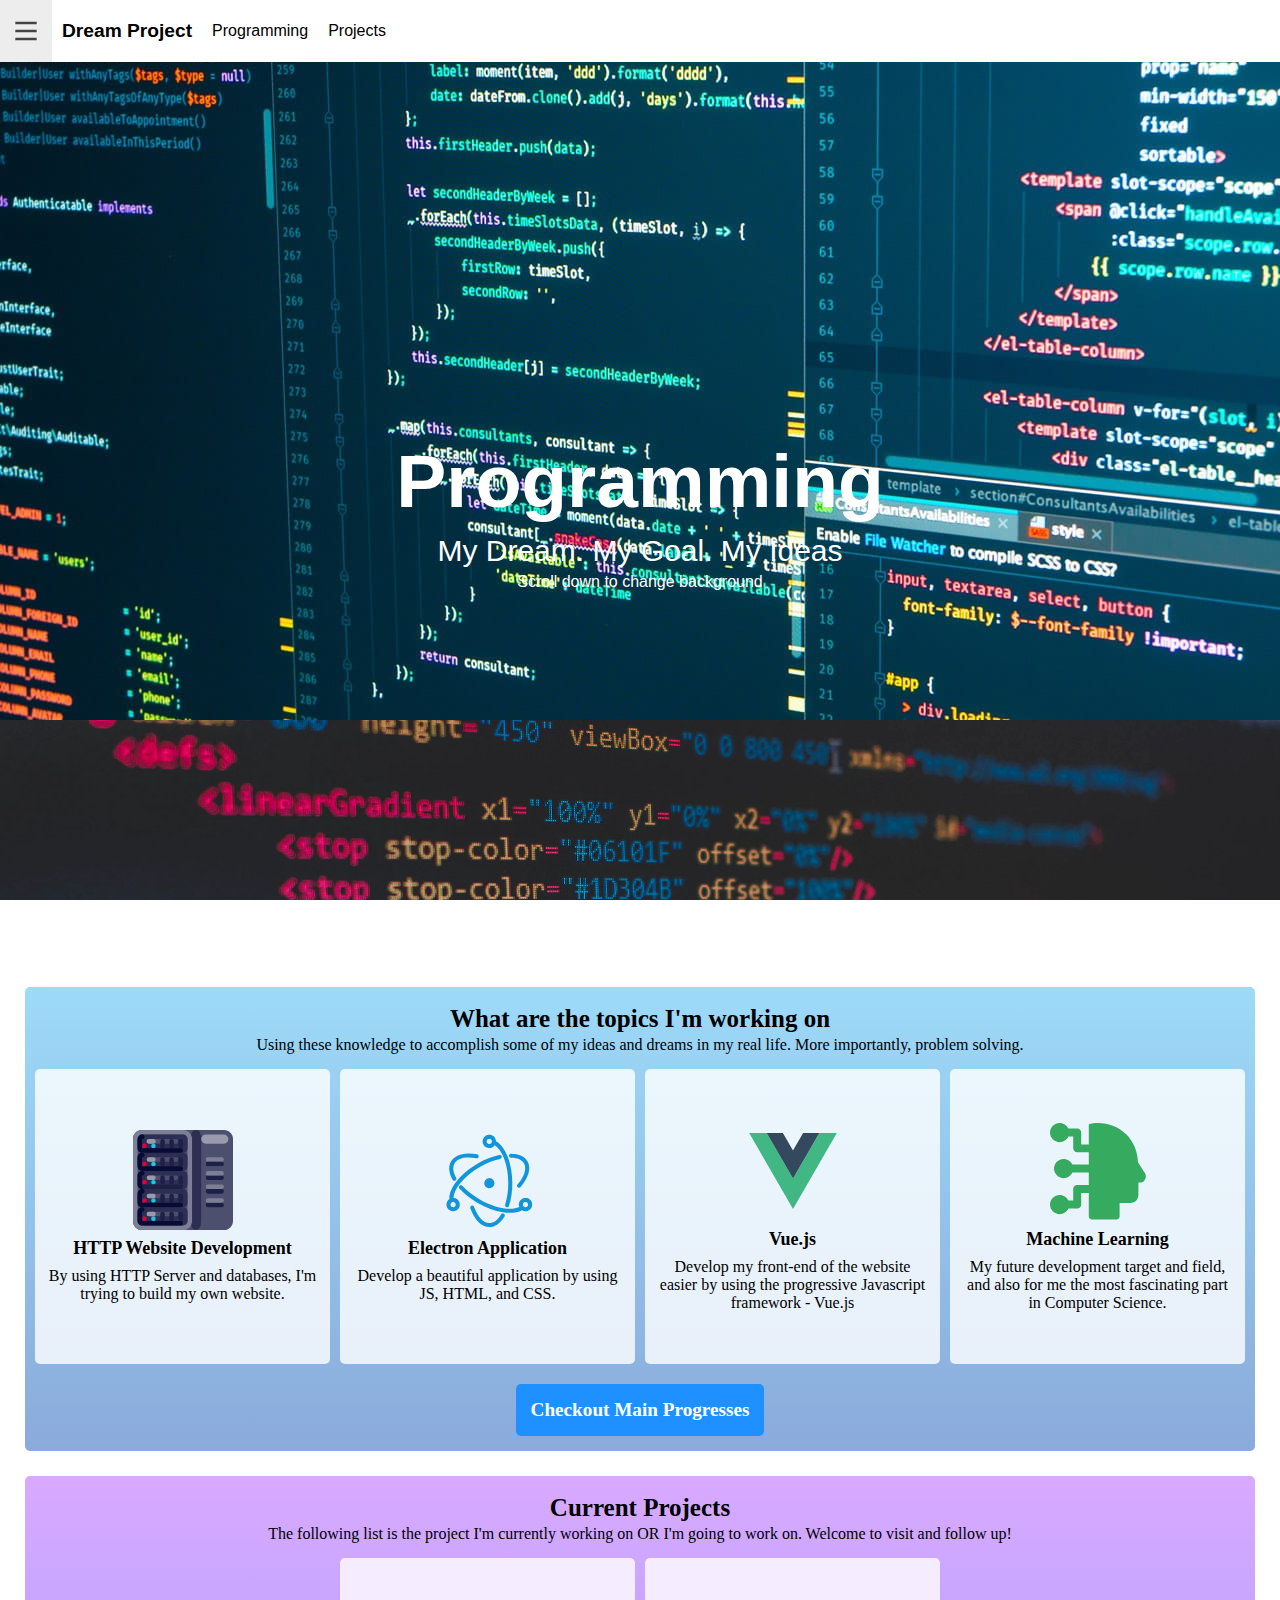
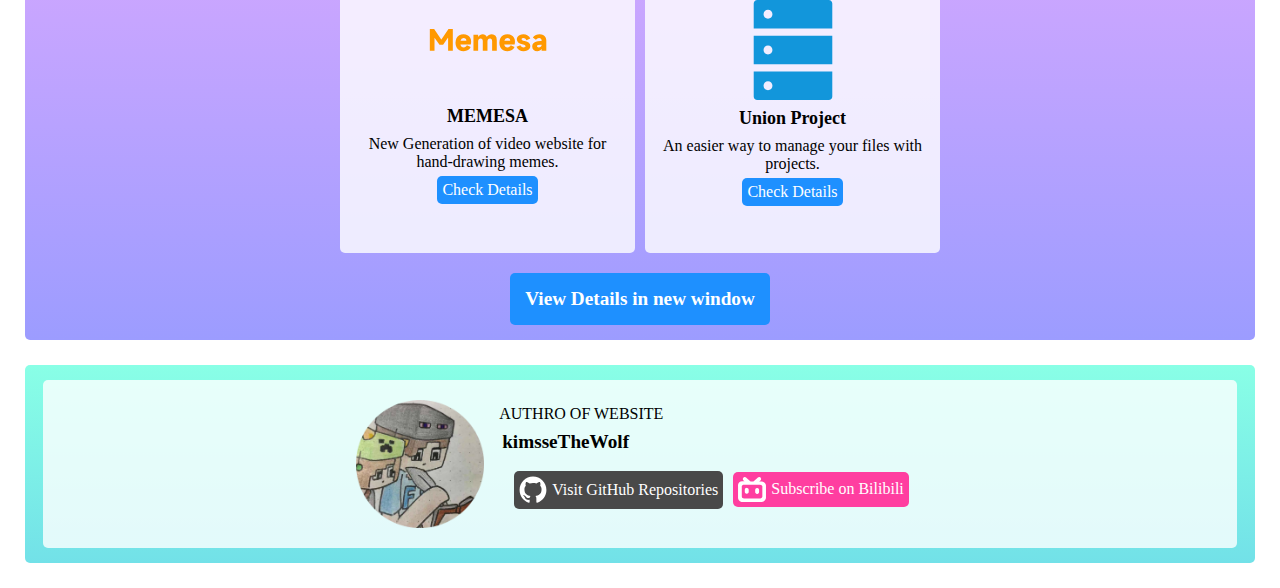
<file: index.html>
<!DOCTYPE html>
<html>

<head>
    <meta charset="utf-8">
    <meta name="viewport" content="width=device-width">
    <title>Dream Project</title>
    <link href="style.css" rel="stylesheet" type="text/css" />
</head>

<body>
    <div class="navigate-bar" id="navigate-bar">
        <div class="element" onclick="triggerBigMenu()">
            <img src="src/img/list.svg" height="32">
        </div>
        <div class="element" onclick="location.href='index.html'">
            <div class="title">
                Dream Project
            </div>
        </div>
        <div class="element" onclick="location.href='programming.html'">
            Programming
        </div>
        <div class="element" onclick="location.href='projects.html'">
            Projects
        </div>
    </div>
    <div class="full-menu-overlay" id="full-menu-overlay">
        <div class="button-item" id="menu-overlay-item" onclick="location.href='index.html'">
            Dream Project Home page
        </div>
        <div class="button-item" id="menu-overlay-item" onclick="location.href='programming.html'">
            Programming improvements and topics
        </div>
        <div class="button-item" id="menu-overlay-item" onclick="location.href='projects.html'">
            Coding Projects
        </div>
        <div class="button-item" id="menu-overlay-item" onclick="triggerBigMenu()">
            Close
        </div>
    </div>
    <div class="sub-scroll-box">
        <div class="img-overlay">
            <img src="./src/img/jsbg.jpg" width="100%">
            <img src="./src/img/htmlbg.webp" width="100%">
            <img src="./src/img/pybg.jpg" width="100%">
            <img src="./src/img/gobg.webp" width="100%">
        </div>
        <div class="content-overlay">
            <div class="title">Programming</div>
            <div class="content">My Dream. My Goal. My Ideas</div>
            <div>Scroll down to change background</div>
        </div>
    </div>
    <div class="highlight-static-block" id="programming-languages">
        <div class="title">What are the topics I'm working on</div>
        Using these knowledge to accomplish some of my ideas and dreams in my real life. More importantly, problem solving.
        <div class="row-display">
            <div class="static-item-box">
                <img src="./src/img/server.svg" width="100">
                <div class="title">
                    HTTP Website Development
                </div>
                <div class="content">
                    By using HTTP Server and databases, I'm trying to build my own website.
                </div>
            </div>
            <div class="static-item-box">
                <img src="./src/img/electron.svg" width="100">
                <div class="title">
                    Electron Application
                </div>
                <div class="content">
                    Develop a beautiful application by using JS, HTML, and CSS.
                </div>
            </div>
            <div class="static-item-box">
                <img src="./src/img/Vue.svg" width="100">
                <div class="title">
                    Vue.js
                </div>
                <div class="content">
                    Develop my front-end of the website easier by using the progressive Javascript framework - Vue.js
                </div>
            </div>
            <div class="static-item-box">
                <img src="./src/img/ml.svg" width="100">
                <div class="title">
                    Machine Learning
                </div>
                <div class="content">
                    My future development target and field, and also for me the most fascinating part in Computer Science.
                </div>
            </div>
        </div>
        <div class="main-button" onclick="location.href = './programming.html'">
            Checkout Main Progresses
        </div>
    </div>
    <div class="highlight-static-block" id="projects">
        <div class="title">Current Projects</div>
        The following list is the project I'm currently working on OR I'm going to work on. Welcome to visit and follow up!
        <div class="row-display">
            <div class="static-item-box">
                <img src="./src/img/memesa-logo.svg" width="120" style="margin-bottom: 40px; margin-top: 20px">
                <div class="title">
                    MEMESA
                </div>
                <div class="content">
                    New Generation of video website for hand-drawing memes.
                </div>
                <div class="thin-button">
                    Check Details
                </div>
            </div>
            <div class="static-item-box">
                <img src="./src/img/unproject-logo.svg" width="100">
                <div class="title">
                    Union Project
                </div>
                <div class="content">
                    An easier way to manage your files with projects.
                </div>
                <div class="thin-button">
                    Check Details
                </div>
            </div>
        </div>
        <div class="main-button" onclick="location.href='./programming.html'">
            View Details in new window
        </div>
    </div>
    <div class="highlight-static-block" id="subscribe">
        <div class="static-item-flex-box">
            <div class="row-display">
                <img src="src/img/avatar-circle.png" width="128" style="margin-right: 15px">
                <div class="column-display">
                    <div>AUTHRO OF WEBSITE</div>
                    <div class="title">kimsseTheWolf</div>
                    <div class="row-display">
                        <div class="thin-button" id="githubBtn" onclick="location.href='https://github.com/kimsseTheWolf'">
                            <img src="./src/img/github.svg" width="28" style="margin-right: 5px">
                            Visit GitHub Repositories
                        </div>
                        <div class="thin-button" id="bilibiliBtn" onclick="location.href='https://space.bilibili.com/397311019'">
                            <img src="./src/img/bilibili.svg" width="28" style="margin-right: 5px">
                            Subscribe on Bilibili
                        </div>
                    </div>
                </div>
            </div>
        </div>
    </div>
    <!--  Invisible Section Content  -->

    <script src="script.js"></script>
    <script src="https://replit.com/public/js/replit-badge-v2.js" theme="dark" position="bottom-right"></script>
    <script>
        // Style Initialization
        applyBlueGradientColor('programming-languages')
        applyGradientColor('projects', '#D9A9FF', '#9C9CFF')
        applyGradientColor('subscribe', '#89FFE6', '#72E1E8')

        applyThinButtonColor('githubBtn', '#494949', '#424242')
        applyThinButtonColor('bilibiliBtn', '#FF3EA0', '#af2b70')

        initializeBigMenu()
    </script>
</body>

</html>
</file>
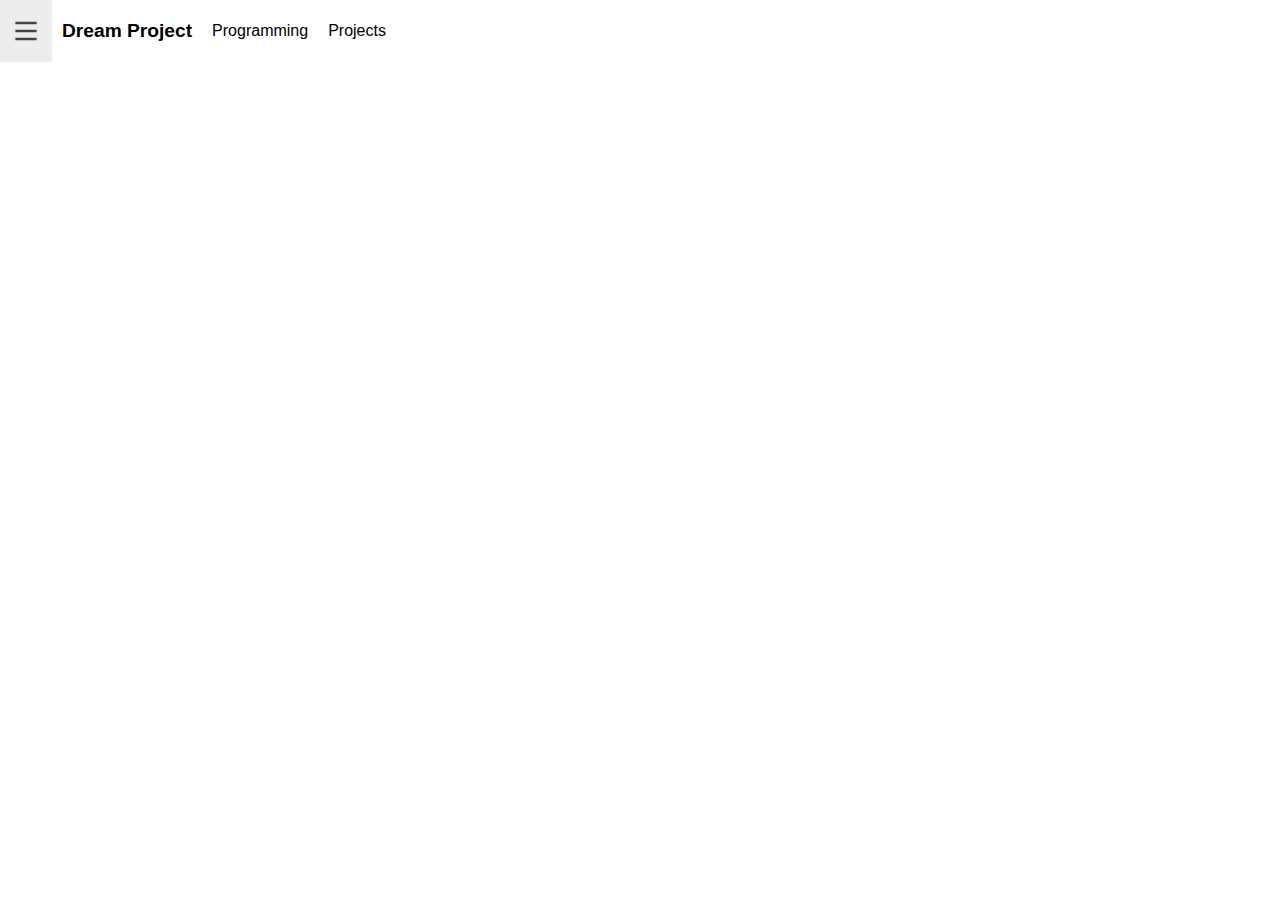
<file: future.html>
<!DOCTYPE html>
<html lang="en">
<head>
    <meta charset="UTF-8">
    <title>Future | Dream Project</title>
    <link href="style.css" rel="stylesheet" type="text/css" />
</head>
<body>
    <div class="navigate-bar" id="navigate-bar">
        <div class="element" onclick="triggerBigMenu()">
            <img src="src/img/list.svg" height="32">
        </div>
        <div class="element" onclick="location.href='index.html'">
            <div class="title">
                Dream Project
            </div>
        </div>
        <div class="element" onclick="location.href='programming.html'">
            Programming
        </div>
        <div class="element" onclick="location.href='projects.html'">
            Projects
        </div>
    </div>
    <div class="full-menu-overlay" id="full-menu-overlay">
        <div class="button-item" id="menu-overlay-item" onclick="location.href='index.html'">
            Dream Project Home page
        </div>
        <div class="button-item" id="menu-overlay-item" onclick="location.href='programming.html'">
            Programming improvements and topics
        </div>
        <div class="button-item" id="menu-overlay-item" onclick="location.href='projects.html'">
            Coding Projects
        </div>
        <div class="button-item" id="menu-overlay-item" onclick="triggerBigMenu()">
            Close
        </div>
    </div>
    <script src="script.js"></script>
    <script>
        initializeBigMenu();
    </script>
</body>
</html>
</file>
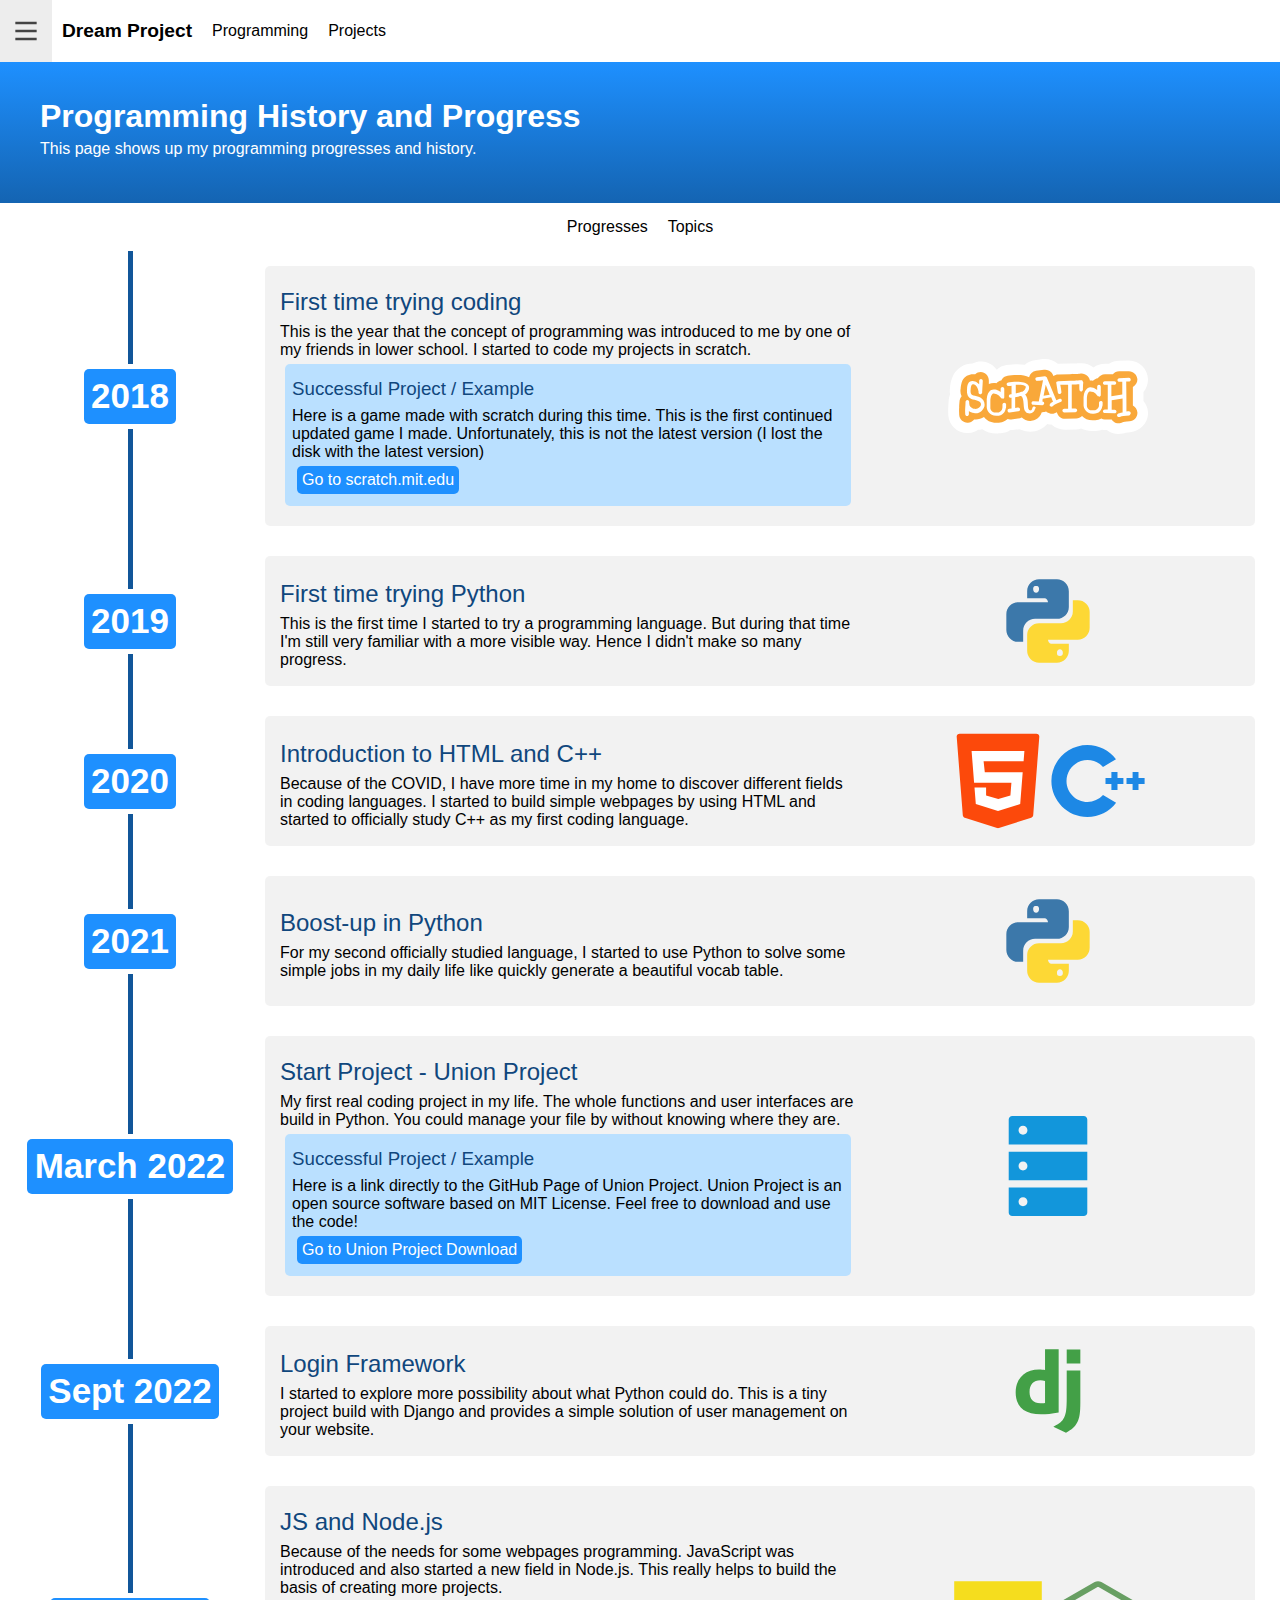
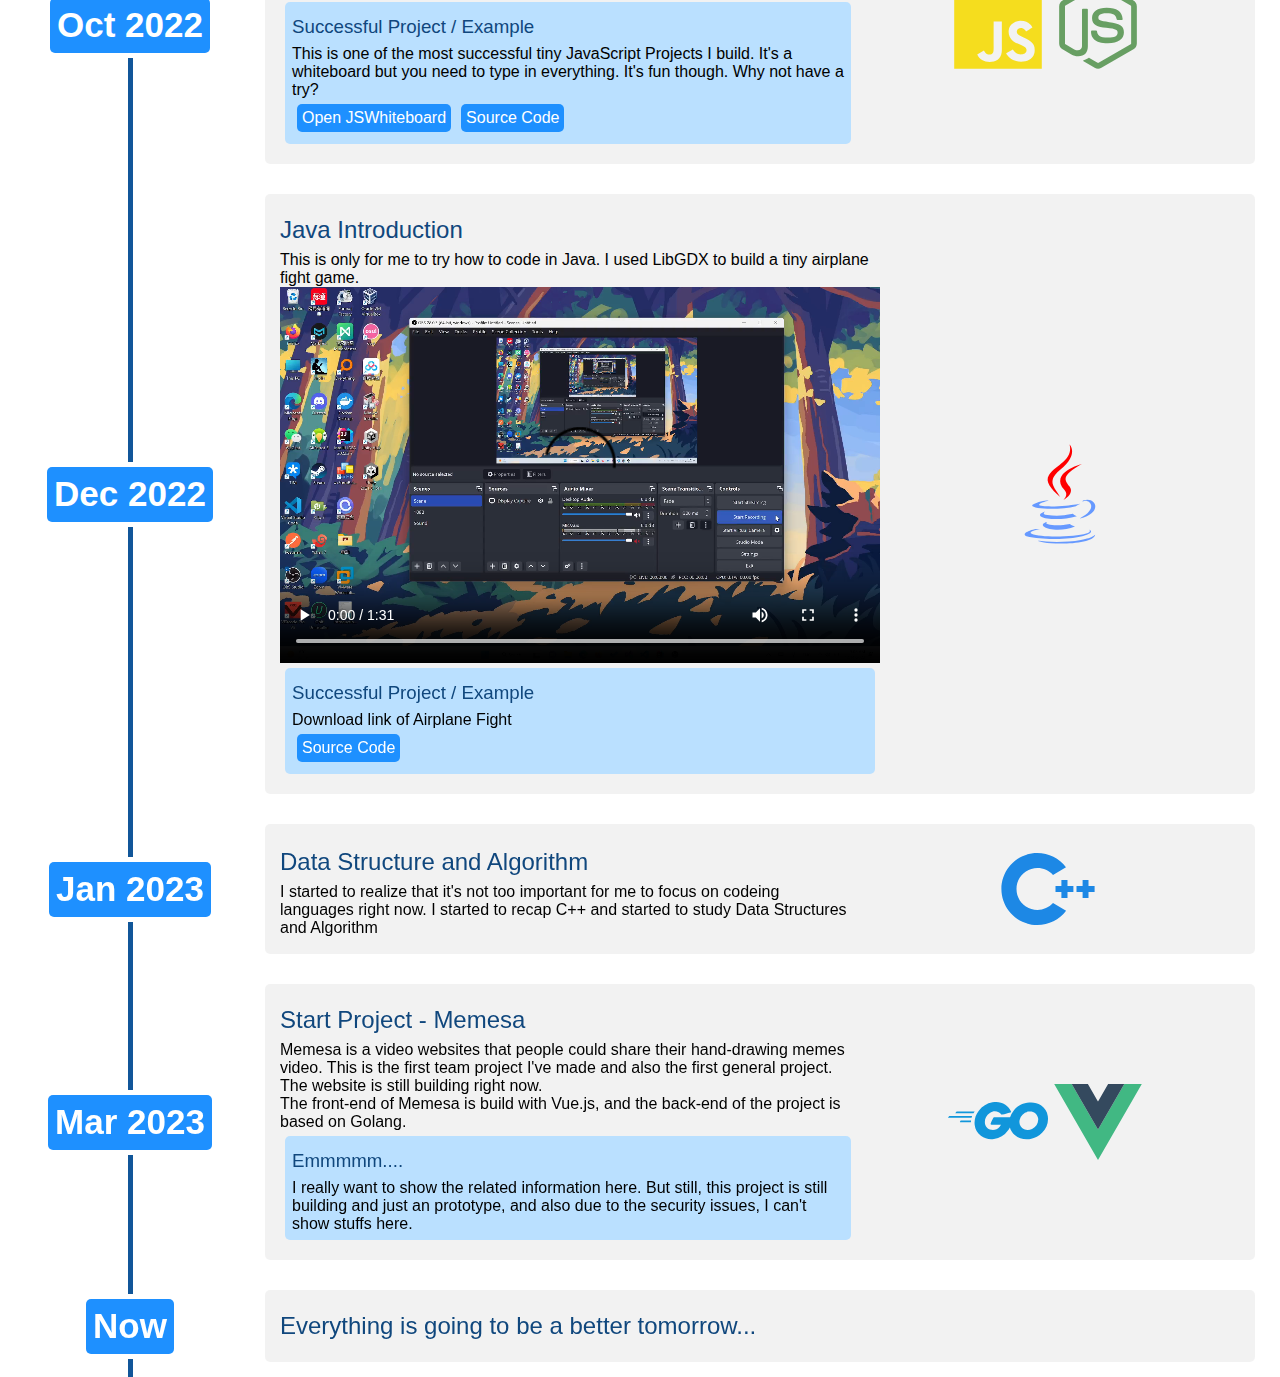
<file: programming.html>
<!DOCTYPE html>
<html lang="en">
<head>
    <meta charset="UTF-8">
    <title>Programming | Dream Project</title>
    <link href="style.css" rel="stylesheet" type="text/css" />
</head>
<body>
    <div class="navigate-bar" id="navigate-bar">
        <div class="element" onclick="triggerBigMenu()">
            <img src="src/img/list.svg" height="32">
        </div>
        <div class="element" onclick="location.href='index.html'">
            <div class="title">
                Dream Project
            </div>
        </div>
        <div class="element" onclick="location.href='programming.html'">
            Programming
        </div>
        <div class="element" onclick="location.href='projects.html'">
            Projects
        </div>
    </div>
    <div class="full-menu-overlay" id="full-menu-overlay">
        <div class="button-item" id="menu-overlay-item" onclick="location.href='index.html'">
            Dream Project Home page
        </div>
        <div class="button-item" id="menu-overlay-item" onclick="location.href='programming.html'">
            Programming improvements and topics
        </div>
        <div class="button-item" id="menu-overlay-item" onclick="location.href='projects.html'">
            Coding Projects
        </div>
        <div class="button-item" id="menu-overlay-item" onclick="triggerBigMenu()">
            Close
        </div>
    </div>
    <div class="content-flex-box">
        <div class="title-box">
            <h1>Programming History and Progress</h1>
            <div class="content">This page shows up my programming progresses and history.</div>
        </div>
        <div class="tab-panel">
            <div class="button" id="progressBtn" onclick="programmingTriggerTabs('progress')">
                Progresses
            </div>
            <div class="button" id="topicsBtn" onclick="programmingTriggerTabs('topics')">
                Topics
            </div>
        </div>
        <div id="timeline">
            <div class="timeline-box">
                <div class="timeline-line-box">
                    <div class="line"></div>
                    <div class="time-box">2018</div>
                    <div class="line"></div>
                </div>
                <div class="timeline-content-box">
                    <div class="word-content">
                        <h2>First time trying coding</h2>
                        <div>This is the year that the concept of programming was introduced to me by one of my friends in lower school. I started to code my projects in scratch.</div>
                        <div class="highlight-block">
                            <h3>Successful Project / Example</h3>
                            Here is a game made with scratch during this time. This is the first continued updated game I made. Unfortunately, this is not the latest version (I lost the disk with the latest version)
                            <div class="thin-button" onclick="location.href='https://scratch.mit.edu/projects/305191785/'">Go to scratch.mit.edu</div>
                        </div>
                    </div>
                    <div class="picture-content">
                        <img src="src/img/scratch-logo.svg" width="200px">
                    </div>
                </div>
            </div>
            <div class="timeline-box">
                <div class="timeline-line-box">
                    <div class="line"></div>
                    <div class="time-box">2019</div>
                    <div class="line"></div>
                </div>
                <div class="timeline-content-box">
                    <div class="word-content">
                        <h2>First time trying Python</h2>
                        <div>This is the first time I started to try a programming language. But during that time I'm still very familiar with a more visible way. Hence I didn't make so many progress.</div>
                    </div>
                    <div class="picture-content">
                        <img src="src/img/python.svg" width="100px">
                    </div>
                </div>
            </div>
            <div class="timeline-box">
                <div class="timeline-line-box">
                    <div class="line"></div>
                    <div class="time-box">2020</div>
                    <div class="line"></div>
                </div>
                <div class="timeline-content-box">
                    <div class="word-content">
                        <h2>Introduction to HTML and C++</h2>
                        <div>Because of the COVID, I have more time in my home to discover different fields in coding languages. I started to build simple webpages by using HTML and started to officially study C++ as my first coding language.</div>
                    </div>
                    <div class="picture-content">
                        <img src="src/img/html.svg" width="100px">
                        <img src="src/img/cpp.svg" width="100px">
                    </div>
                </div>
            </div>
            <div class="timeline-box">
                <div class="timeline-line-box">
                    <div class="line"></div>
                    <div class="time-box">2021</div>
                    <div class="line"></div>
                </div>
                <div class="timeline-content-box">
                    <div class="word-content">
                        <h2>Boost-up in Python</h2>
                        <div>For my second officially studied language, I started to use Python to solve some simple jobs in my daily life like quickly generate a beautiful vocab table.</div>
                    </div>
                    <div class="picture-content">
                        <img src="src/img/python.svg" width="100px">
                    </div>
                </div>
            </div>
            <div class="timeline-box">
                <div class="timeline-line-box">
                    <div class="line"></div>
                    <div class="time-box">March 2022</div>
                    <div class="line"></div>
                </div>
                <div class="timeline-content-box">
                    <div class="word-content">
                        <h2>Start Project - Union Project</h2>
                        <div>My first real coding project in my life. The whole functions and user interfaces are build in Python. You could manage your file by without knowing where they are.</div>
                        <div class="highlight-block">
                            <h3>Successful Project / Example</h3>
                            Here is a link directly to the GitHub Page of Union Project. Union Project is an open source software based on MIT License. Feel free to download and use the code!
                            <div class="thin-button" onclick="location.href='https://github.com/kimsse/UnionProject'">Go to Union Project Download</div>
                        </div>
                    </div>
                    <div class="picture-content">
                        <img src="src/img/unproject-logo.svg" width="100px">
                    </div>
                </div>
            </div>
            <div class="timeline-box">
                <div class="timeline-line-box">
                    <div class="line"></div>
                    <div class="time-box">Sept 2022</div>
                    <div class="line"></div>
                </div>
                <div class="timeline-content-box">
                    <div class="word-content">
                        <h2>Login Framework</h2>
                        <div>I started to explore more possibility about what Python could do. This is a tiny project build with Django and provides a simple solution of user management on your website.</div>
                    </div>
                    <div class="picture-content">
                        <img src="src/img/django.svg" width="100px">
                    </div>
                </div>
            </div>
            <div class="timeline-box">
                <div class="timeline-line-box">
                    <div class="line"></div>
                    <div class="time-box">Oct 2022</div>
                    <div class="line"></div>
                </div>
                <div class="timeline-content-box">
                    <div class="word-content">
                        <h2>JS and Node.js</h2>
                        <div>Because of the needs for some webpages programming. JavaScript was introduced and also started a new field in Node.js. This really helps to build the basis of creating more projects.</div>
                        <div class="highlight-block">
                            <h3>Successful Project / Example</h3>
                            This is one of the most successful tiny JavaScript Projects I build. It's a whiteboard but you need to type in everything. It's fun though. Why not have a try?
                            <div class="row-display">
                                <div class="thin-button" onclick="location.href='https://kimssethewolf.github.io/JSWhiteBoard/'">Open JSWhiteboard</div>
                                <div class="thin-button" onclick="location.href='https://github.com/kimsseTheWolf/JSWhiteBoard'">Source Code</div>

                            </div>
                        </div>
                    </div>
                    <div class="picture-content">
                        <img src="src/img/JavaScript.svg" width="100px">
                        <img src="src/img/Node.js.svg" width="100px">
                    </div>
                </div>
            </div>
            <div class="timeline-box">
                <div class="timeline-line-box">
                    <div class="line"></div>
                    <div class="time-box">Dec 2022</div>
                    <div class="line"></div>
                </div>
                <div class="timeline-content-box">
                    <div class="word-content">
                        <h2>Java Introduction</h2>
                        <div>This is only for me to try how to code in Java. I used LibGDX to build a tiny airplane fight game.</div>
                        <video width="600px" controls>
                            <source src="src/video/airplane.mp4">
                        </video>
                        <div class="highlight-block">
                            <h3>Successful Project / Example</h3>
                            Download link of Airplane Fight
                            <div class="row-display">
                                <div class="thin-button" onclick="location.href='https://github.com/kimsseTheWolf/airplaneFight'">Source Code</div>
                            </div>
                        </div>
                    </div>
                    <div class="picture-content">
                        <img src="src/img/java.svg" width="100px">
                    </div>
                </div>
            </div>
            <div class="timeline-box">
                <div class="timeline-line-box">
                    <div class="line"></div>
                    <div class="time-box">Jan 2023</div>
                    <div class="line"></div>
                </div>
                <div class="timeline-content-box">
                    <div class="word-content">
                        <h2>Data Structure and Algorithm</h2>
                        <div>I started to realize that it's not too important for me to focus on codeing languages right now. I started to recap C++ and started to study Data Structures and Algorithm</div>
                    </div>
                    <div class="picture-content">
                        <img src="src/img/cpp.svg" width="100px">
                    </div>
                </div>
            </div>
            <div class="timeline-box">
                <div class="timeline-line-box">
                    <div class="line"></div>
                    <div class="time-box">Mar 2023</div>
                    <div class="line"></div>
                </div>
                <div class="timeline-content-box">
                    <div class="word-content">
                        <h2>Start Project - Memesa</h2>
                        <div>Memesa is a video websites that people could share their hand-drawing memes video. This is the first team project I've made and also the first general project. The website is still building right now.</div>
                        <div>The front-end of Memesa is build with Vue.js, and the back-end of the project is based on Golang.</div>
                        <div class="highlight-block">
                            <h3>Emmmmm....</h3>
                            I really want to show the related information here. But still, this project is still building and just an prototype, and also due to the security issues, I can't show stuffs here.
                        </div>
                    </div>
                    <div class="picture-content">
                        <img src="src/img/golang.svg" width="100px">
                        <img src="src/img/Vue.svg" width="100px">
                    </div>
                </div>
            </div>
            <div class="timeline-box">
                <div class="timeline-line-box">
                    <div class="line"></div>
                    <div class="time-box">Now</div>
                    <div class="line"></div>
                </div>
                <div class="timeline-content-box">
                    <div class="word-content">
                        <h2>Everything is going to be a better tomorrow...</h2>
                    </div>
                </div>
            </div>
        </div>
        <div id="topics">
            <div class="static-box">
                <div class="content">
                    <h2>HTTP Server and Website Development</h2>
                    <div class="content-box">
                        This part of knowledge that helps me to understand how does clients and server communicate with each other, how does a website was built, and what are some of the techniques I need in order to develop a website.
                    </div>
                    <div class="content-box">
                        This part includes front end development (HTML/CSS/Javascript/Nodejs/Vue/etc.), backend development (Java Springboot / Gin in Golang / SQL Databases), and server knowledge (Docker / Linux).
                    </div>
                </div>
                <div class="img">
                    <img src="src/img/server.svg">
                </div>
            </div>
            <div class="static-box">
                <div class="content">
                    <h2>Electron Application</h2>
                    <div class="content-box">
                        Electron application allows you to develop a cross-platform application by using HTML, CSS, and Javascript.
                    </div>
                    <div class="content-box">
                        I could build an application in a more direct and easier way by using the things I know and build up new stuff I want.
                    </div>
                </div>
                <div class="img">
                    <img src="src/img/electron.svg">
                </div>
            </div>
            <div class="static-box">
                <div class="content">
                    <h2>Vue.js</h2>
                    <div class="content-box">
                        Vue.js allows me to develop webpages and functions much more easily by putting different kinds of components together. Also it will help me to develop a single page application easier.
                    </div>
                    <div class="content-box">
                        Now my current project Memesa is using Vue.js to develop the front-end.
                    </div>
                </div>
                <div class="img">
                    <img src="src/img/Vue.svg">
                </div>
            </div>
            <div class="static-box">
                <div class="content">
                    <h2>Machine Learning</h2>
                    <div class="content-box">
                        Machine learning is the latest topic I'm trying to make progress. But due to my poor math basis, I will continue the progress of machine learning after this summer vacation.
                    </div>
                </div>
                <div class="img">
                    <img src="src/img/ml.svg">
                </div>
            </div>
        </div>
    </div>
    <script src="script.js"></script>
    <script>
        // Initialization
        initializeBigMenu()
        document.getElementById("timeline").style.display = "block"
        document.getElementById("topics").style.display = "none"
    </script>
</body>
</html>
</file>
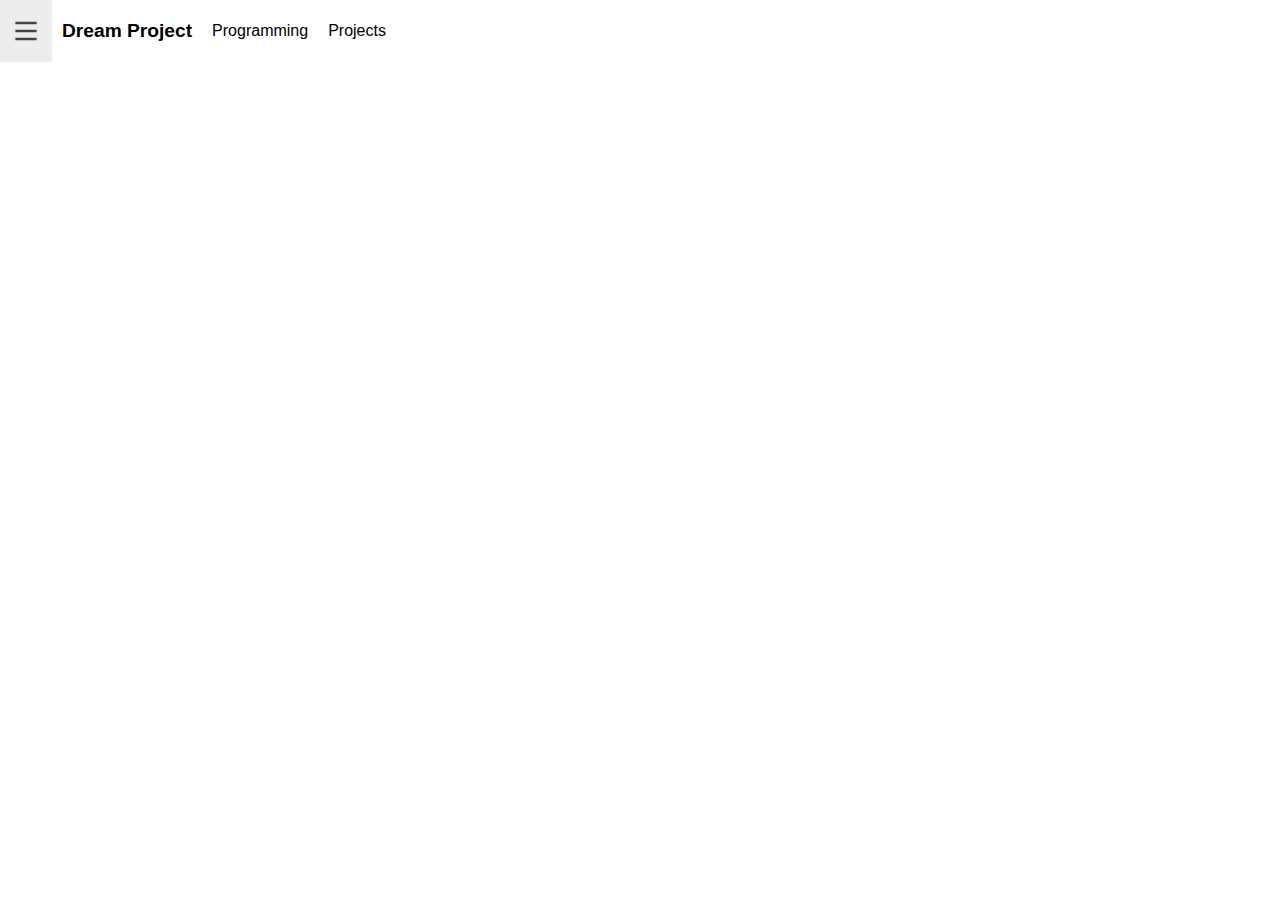
<file: projects.html>
<!DOCTYPE html>
<html lang="en">
<head>
    <meta charset="UTF-8">
    <title>Projects | Dream Project</title>
    <link href="style.css" rel="stylesheet" type="text/css" />
</head>
<body>
    <div class="navigate-bar" id="navigate-bar">
        <div class="element" onclick="triggerBigMenu()">
            <img src="src/img/list.svg" height="32">
        </div>
        <div class="element" onclick="location.href='index.html'">
            <div class="title">
                Dream Project
            </div>
        </div>
        <div class="element" onclick="location.href='programming.html'">
            Programming
        </div>
        <div class="element" onclick="location.href='projects.html'">
            Projects
        </div>
    </div>
    <div class="full-menu-overlay" id="full-menu-overlay">
        <div class="button-item" id="menu-overlay-item" onclick="location.href='index.html'">
            Dream Project Home page
        </div>
        <div class="button-item" id="menu-overlay-item" onclick="location.href='programming.html'">
            Programming improvements and topics
        </div>
        <div class="button-item" id="menu-overlay-item" onclick="location.href='projects.html'">
            Coding Projects
        </div>
        <div class="button-item" id="menu-overlay-item" onclick="triggerBigMenu()">
            Close
        </div>
    </div>
    <script src="script.js"></script>
    <script>
        initializeBigMenu()
    </script>
</body>
</html>
</file>
<file: style.css>
body{
    margin: 0;
    padding: 0;
    font-family: "Microsoft YaHei", Arial, SansSerif, serif;
}
.main-button{
    margin: 5px;
    padding: 15px;
    border-radius: 5px;
    width: fit-content;
    height: fit-content;
    background-color: dodgerblue;
    color: white;
    font-size: larger;
    font-weight: bold;
    text-align: center;
    cursor: pointer;
    transition: background-color 0.5s;
}
.thin-button {
    margin: 5px;
    padding: 5px;
    border-radius: 5px;
    width: fit-content;
    height: fit-content;
    background-color: dodgerblue;
    color: white;
    text-align: center;
    cursor: pointer;
    transition: all 0.5s;
    display: flex;
    flex-direction: row;
    justify-content: center;
    align-items: center;
}
.thin-button:hover {
    background-color: #10559a;
}
.thin-button .flex-content{
    transition: all 0.5s;
    display: none;
}
.thin-button:hover .flex-content {
    display: flex;
}
.main-button:hover {
    background-color: #10559a;
}
.sub-scroll-box{
    display: flex;
    flex-direction: column;
    align-items: center;
    align-content: center;
    justify-content: center;
    width: 100%;
    height: 100vh;
    margin: 0;
    padding: 0;
    overflow: hidden;
    text-align: center;
}
.img-overlay{
    position: absolute;
    top: 0;
    left: 0;
    display: flex;
    width: 100%;
    height: 100%;
    overflow-y: auto;
    flex-direction: column;
    margin: 0;
    padding: 0;
}
.img-overlay::-webkit-scrollbar{
    display: none;
}
.content-overlay{
    width: fit-content;
    height: fit-content;
    display: flex;
    flex-direction: column;
    align-items: center;
    align-content: center;
    justify-content: center;
    margin: 0;
    padding: 0;
    z-index: 100;
    color: white;
}
.content-overlay .title{
    color: white;
    font-size: 75px;
    font-weight: bolder;
    margin: 5px;
}
.content-overlay .content{
    margin: 5px;
    color: white;
    font-size: 30px;
    font-weight: normal;
    color: white;
}
.highlight-static-block{
    display: flex;
    flex-direction: column;
    align-items: center;
    justify-content: center;
    margin: 25px;
    padding: 10px;
    border-radius: 5px;
    width: auto;
    height: fit-content;
    background-image: linear-gradient(#f8f8f8, #f8f8f8);
    font-family: "Microsoft YaHei UI";
}
.highlight-static-block .title{
    margin-top: 5px;
    padding: 3px;
    font-size: 25px;
    font-weight: bolder;
}
.highlight-static-block .row-display {
    margin: 5px;
    padding: 5px;
    width: auto;
    height: fit-content;
    display: flex;
    flex-direction: row;
    justify-content: center;
    align-items: center;
}
.static-item-box {
    display: flex;
    flex-direction: column;
    justify-content: center;
    align-items: center;
    width: 275px;
    height: 275px;
    margin: 5px;
    padding: 10px;
    background-color: rgba(255,255,255,0.8);
    border-radius: 5px;
    cursor: pointer;
    transition: background-color 0.5s;
}
.static-item-box:hover {
    background-color: white;
}
.static-item-box .title{
    margin: 5px;
    font-weight: bold;
    font-size: large;
}
.static-item-flex-box {
    display: flex;
    flex-direction: column;
    justify-content: center;
    align-items: center;
    width: 97%;
    height: fit-content;
    margin: 5px;
    padding: 10px;
    background-color: rgba(255,255,255,0.8);
    border-radius: 5px;
    cursor: pointer;
    transition: background-color 0.5s;
}
.static-item-flex-box .row-display {
    display: flex;
    flex-direction: row;
    align-items: center;
    justify-content: center;
}
.static-item-flex-box .column-display {
    display: flex;
    flex-direction: column;
}
.static-item-flex-box .title {
    font-size: larger;
    font-weight: bold;
}
.static-item-box .content {
    text-align: center;
}
.static-item-flex-box:hover {
    background-color: white;
}

/*Navigation Bar*/
.navigate-bar {
    position: sticky;
    top: 0;
    left: 0;
    margin: 0;
    padding: 0;
    display: flex;
    flex-direction: row;
    width: auto;
    height: fit-content;
    background-color: rgba(255, 255, 255, 0.8);
    z-index: 2000;
    transition: all 0.1s;
}
.navigate-bar:hover {
    background-color: white;
}
.navigate-bar .element {
    margin: 0;
    padding: 15px 10px;
    width: fit-content;
    height: auto;
    cursor: pointer;
    transition: all 0.1s;
    display: flex;
    flex-direction: row;
    align-items: center;
    justify-content: center;
}
.navigate-bar .element:hover {
    background-color: rgba(0, 0, 0, 0.07);
}
.navigate-bar .element .title {
    /*margin-left: 10px;*/
    font-size: larger;
    font-weight: bold;
}

/*Menu details overlay*/
#full-menu-overlay {
    position: fixed;
    top: 0;
    left: 0;
    width: 0; /*Changed by JS*/
    height: 100vh;
    display: flex;
    flex-direction: column;
    justify-content: center;
    align-items: center;
    background-color: rgba(255, 255, 255, 0.8);
    z-index: 4000;
    transition: 0.5s;
}
.full-menu-overlay .corner-btn{
    position: absolute;
    top: 5px;
    left: 5px;
    width: fit-content;
    height: fit-content;
    display: flex;
    flex-direction: column;
    justify-content: center;
    align-items: center;
    margin: 5px;
    padding: 5px;
    cursor: pointer;
}
.full-menu-overlay .button-item{
    width: 50%;
    height: fit-content;
    display: flex;
    flex-direction: row;
    align-items: center;
    justify-content: center;
    margin: 15px;
    padding: 20px;
    cursor: pointer;
    border-radius: 5px;
    transition: all 0.1s;
}
.full-menu-overlay #active{
    background-color: dodgerblue;
    color: white;
}
.full-menu-overlay .button-item:hover{
    background-color: rgba(0,0,0,0.2);
}
.content-flex-box {
    display: flex;
    flex-direction: column;
    margin: 0;
    padding: 0;
}
.title-box {
    margin: 0;
    padding: 15px 40px;
    background-image: linear-gradient(dodgerblue, #1464b2);
    color: white;
    display: flex;
    flex-direction: column;
}
.title-box h1 {
    margin-bottom: 5px;
}
.title-box .content {
    margin-bottom: 30px;
}
.tab-panel{
    margin: 0;
    padding: 5px;
    display: flex;
    flex-direction: row;
    justify-content: center;
    align-items: center;
    width: auto;
    height: fit-content;
}
.tab-panel .button {
    margin: 5px;
    padding: 5px;
    border-radius: 5px;
    color: black;
    cursor: pointer;
    transition: all 0.1s;
}
.tab-panel .button:hover {
    background-color: #bae0ff;
    color: dodgerblue;
}
.timeline-box{
    display: flex;
    flex-direction: row;
    margin-left: 10px;
    margin-right: 10px;
    background-color: rgba(255,255,255,0);
    cursor: pointer;
    transition: all 0.1s;
}
.timeline-box:hover {
    background-color: rgba(0,0,0,0.05);
}
.timeline-line-box {
    display: flex;
    flex-direction: column;
    justify-content: center;
    align-items: center;
    flex: 1;
}
.timeline-line-box .line {
    margin-left: 5px;
    margin-right: 5px;
    width: 5px;
    height: 100%;
    background-color: #115699;
}
.timeline-line-box .time-box{
    border-radius: 5px;
    margin: 5px;
    padding: 7.5px;
    background-color: dodgerblue;
    color: white;
    font-size: 35px;
    font-weight: bold;

}
.timeline-content-box {
    display: flex;
    flex-direction: row;
    padding: 15px;
    margin: 15px;
    flex: 4;
    justify-content: center;
    border-radius: 5px;
    background-color: rgba(0,0,0,0.05);
}
.timeline-content-box .word-content {
    display: flex;
    flex-direction: column;
    justify-content: center;
    flex: 3;
}
.timeline-content-box .picture-content {
    display: flex;
    flex-direction: row;
    justify-content: center;
    align-items: center;
    flex: 2;
}
.timeline-box:hover .timeline-content-box {
    background-color: #bae0ff;
}
.timeline-content-box h2 {
    margin-top: 7px;
    margin-bottom: 7px;
    font-weight: normal;
    color: #10477d;
}
.timeline-content-box h3 {
    margin-top: 7px;
    margin-bottom: 7px;
    font-weight: normal;
    color: #10477d;
}
.timeline-content-box .highlight-block {
    width: auto;
    height: fit-content;
    margin: 5px;
    padding: 7px;
    border-radius: 5px;
    display: flex;
    flex-direction: column;
    background-color: #bae0ff;
    transition: all 0.1s;
}
.timeline-box:hover .highlight-block {
    background-color: #87c2ff;
}
.static-box {
    margin: 10px;
    padding: 7px;
    border-radius: 5px;
    background-color: rgba(0,0,0,0.05);
    display: flex;
    flex-direction: row;
    width: auto;
    height: fit-content;
    cursor: pointer;
    transition: all 0.1s;
}
.static-box:hover {
    background-color: rgba(0,0,0,0.15);
}
.static-box .content{
    padding: 5px;
    display: flex;
    flex-direction: column;
    flex: 4;
}
.static-box .img {
    padding: 5px;
    display: flex;
    flex-direction: row;
    flex: 1;
    justify-content: center;
    align-items: center;
}
.static-box .content-box {
    margin: 5px;
}
.row-display{
    display: flex;
    flex-direction: row;
}
</file>
